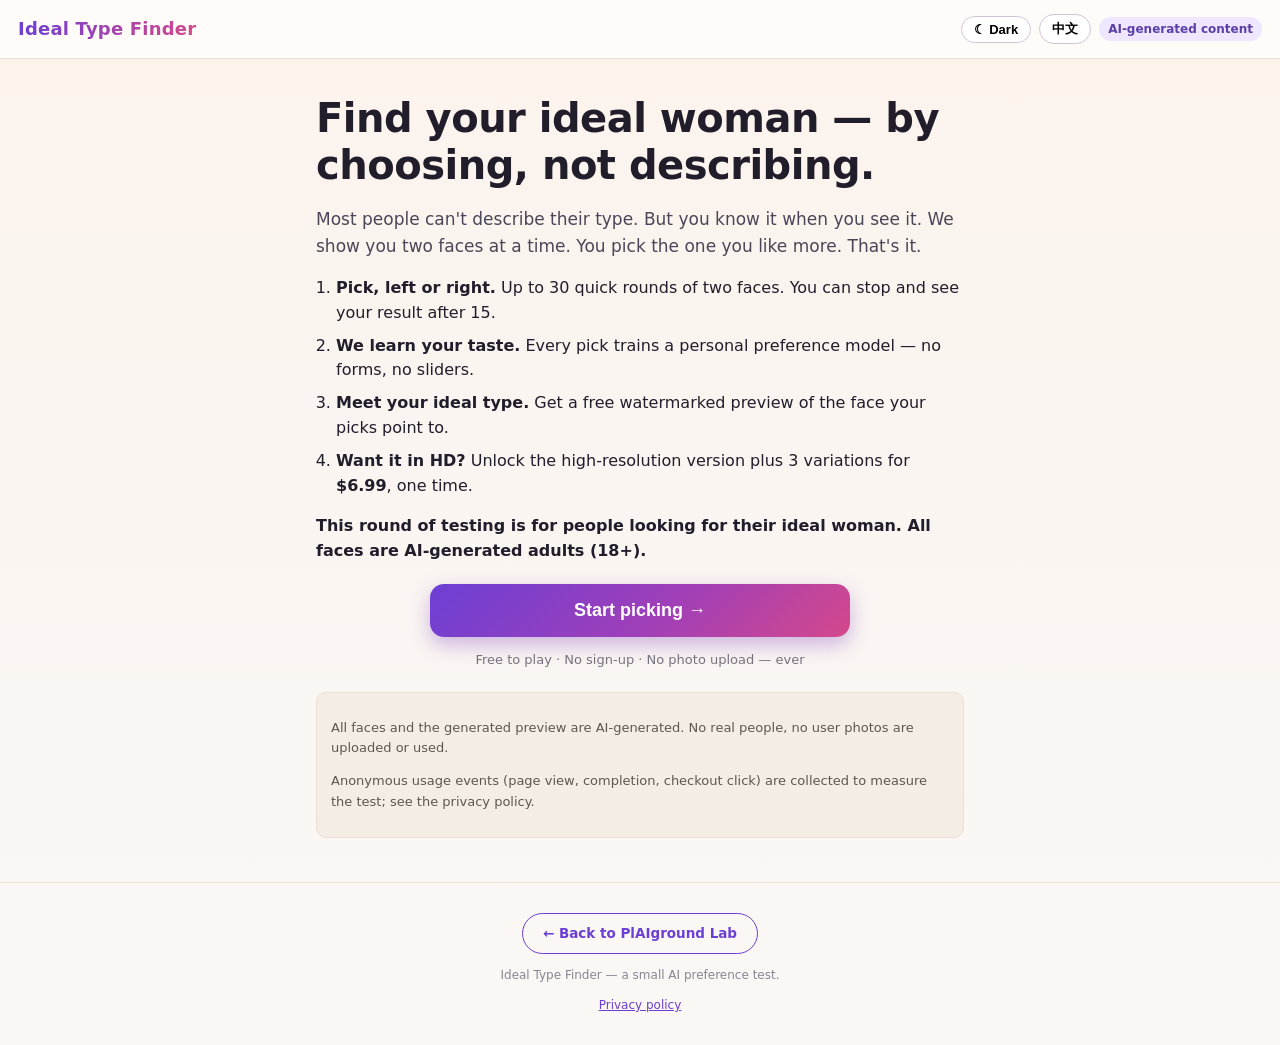
<file: index.html>
<!DOCTYPE html>
<html lang="en">
<head>
<meta charset="utf-8">
<meta name="viewport" content="width=device-width, initial-scale=1">
<title data-i18n="pageTitle">Ideal Type Finder — Find your type in 30 picks</title>
<meta name="description" content="Pick between two faces, again and again. We learn your taste and generate your ideal type.">
<link rel="icon" type="image/svg+xml" href="/favicon.svg">
<link rel="canonical" href="https://ideal-type.plaigroundlab.com/">
<meta property="og:type" content="website">
<meta property="og:site_name" content="PlAIground Lab">
<meta property="og:title" content="Ideal Type Finder — Find your type in 30 picks">
<meta property="og:description" content="Pick between two faces, round by round. We learn your taste and generate your ideal type.">
<meta property="og:url" content="https://ideal-type.plaigroundlab.com/">
<meta property="og:image" content="https://ideal-type.plaigroundlab.com/og-ideal-type.jpg">
<meta property="og:image:width" content="1200">
<meta property="og:image:height" content="630">
<meta property="og:image:alt" content="Dreamy portrait illustration in purple and pink — Ideal Type Finder by PlAIground Lab">
<meta name="twitter:card" content="summary_large_image">
<meta name="twitter:title" content="Ideal Type Finder — Find your type in 30 picks">
<meta name="twitter:description" content="Pick between two faces, round by round. We learn your taste and generate your ideal type.">
<meta name="twitter:image" content="https://ideal-type.plaigroundlab.com/og-ideal-type.jpg">
<script type="application/ld+json">
{
  "@context": "https://schema.org",
  "@type": "WebApplication",
  "name": "Ideal Type Finder",
  "url": "https://ideal-type.plaigroundlab.com/",
  "applicationCategory": "EntertainmentApplication",
  "operatingSystem": "Web",
  "publisher": {
    "@type": "Organization",
    "name": "PlAIground Lab",
    "url": "https://plaigroundlab.com"
  }
}
</script>
<meta name="color-scheme" content="light dark">
<script>(function(){try{var t=localStorage.getItem('itf-theme');if(t!=='dark'&&t!=='light'){t=window.matchMedia('(prefers-color-scheme: dark)').matches?'dark':'light';}document.documentElement.setAttribute('data-theme',t);}catch(e){document.documentElement.setAttribute('data-theme','light');}})();</script>
<link rel="stylesheet" href="styles.css">
</head>
<body>

<header class="site-head">
  <span class="brand">Ideal Type Finder</span>
  <span class="head-right"><button id="theme-toggle" class="ghost lang-toggle" type="button" aria-label="Toggle dark mode">☾ Dark</button><button id="lang-toggle" class="ghost lang-toggle" type="button">中文</button><span class="badge-ai" data-i18n="badgeAi">AI-generated content</span></span>
</header>

<main>
  <!-- ============ LANDING ============ -->
  <section id="landing" class="view">
    <h1 data-i18n="h1">Find your ideal woman — by choosing, not describing.</h1>
    <p class="lede" data-i18n="lede"></p>

    <ol class="steps">
      <li data-i18n-html="step1"><strong>Pick, left or right.</strong> Up to 30 quick rounds of two faces. You can stop and see your result after 15.</li>
      <li data-i18n-html="step2"><strong>We learn your taste.</strong> Every pick trains a personal preference model — no forms, no sliders.</li>
      <li data-i18n-html="step3"><strong>Meet your ideal type.</strong> Get a free watermarked preview of the face your picks point to.</li>
      <li data-i18n-html="step4"><strong>Want it in HD?</strong> Unlock the high-resolution version plus 3 variations for <strong>$6.99</strong>, one time.</li>
    </ol>

    <p class="audience-note" data-i18n="audienceNote"></p>
    <button id="start-btn" class="cta" data-i18n="startBtn">Start picking →</button>
    <p class="micro" data-i18n="microFree"></p>

    <div class="disclosure">
      <p data-i18n="aiDisclosure"></p>
      <p data-i18n="disclosureEvents"></p>
    </div>
  </section>

  <!-- ============ PAIRWISE FLOW ============ -->
  <section id="quiz" class="view hidden">
    <div class="progress-row">
      <span id="round-label">Round 1 of 30</span>
      <span id="converge-label" class="converge"></span>
    </div>
    <div class="progress-bar"><div id="progress-fill"></div></div>
    <p class="quiz-prompt" data-i18n="quizPrompt"></p>
    <p class="quiz-sub" data-i18n="audiencePrompt"></p>

    <div class="pair">
      <button class="face-card" id="face-a" aria-label="Pick the left face">
        <img id="img-a" alt="Candidate face A (AI-generated placeholder)">
        <span class="face-attrs" id="attrs-a"></span>
      </button>
      <div class="vs" data-i18n="vsText">or</div>
      <button class="face-card" id="face-b" aria-label="Pick the right face">
        <img id="img-b" alt="Candidate face B (AI-generated placeholder)">
        <span class="face-attrs" id="attrs-b"></span>
      </button>
    </div>

    <div class="quiz-actions">
      <button id="skip-btn" class="ghost" data-i18n="skipBtn">Neither — skip</button>
      <button id="early-btn" class="ghost hidden" data-i18n="earlyBtn">See my result now →</button>
    </div>
    <p class="micro" data-i18n="quizMicro"></p>
  </section>

  <!-- ============ RESULT + PAYWALL ============ -->
  <section id="result" class="view hidden">
    <h2 data-i18n="resultH2"></h2>
    <p id="result-meta" class="micro"></p>

    <h3 data-i18n="keptChoosing"></h3>
    <ul id="attr-summary" class="summary-list"></ul>

    <h3 data-i18n="yourPreview"></h3>
    <div class="preview-wrap">
      <img id="preview-img" alt="Your ideal type preview (AI-generated)">
      <span class="watermark" data-i18n="watermark">PREVIEW · AI-GENERATED</span>
    </div>
    <p class="micro" data-i18n="aiDisclosure"></p>
    <div id="paywall-anchor"></div>

    <div class="paywall" id="paywall">
      <h3 data-i18n="paywallH3"></h3>
      <ul class="steps compact">
        <li data-i18n="payLi1"></li>
        <li data-i18n="payLi2"></li>
        <li data-i18n="payLi3"></li>
      </ul>
      <button id="pay-btn" class="cta" data-i18n="payBtn"></button>
      <p id="pay-note" class="micro"></p>
    </div>

    <div id="variants" class="variants hidden">
      <h3 data-i18n="variantsH3"></h3>
      <div class="variant-row" id="variant-row"></div>
      <p class="micro" data-i18n="variantsNote"></p>
    </div>

    <div class="waitlist" id="waitlist">
      <h3 data-i18n="wlH3"></h3>
      <p class="micro" data-i18n="wlText"></p>
      <div class="wl-row">
        <input id="wl-email" type="email" data-i18n-ph="wlPlaceholder" placeholder="your@email.com">
        <button id="wl-btn" class="ghost" data-i18n="wlBtn"></button>
      </div>
      <p id="wl-msg" class="micro"></p>
    </div>

    <div class="result-actions">
      <button id="restart-btn" class="ghost" data-i18n="restartBtn">Start over</button>
      <button id="export-btn" class="ghost" data-i18n="exportBtn">Export event log (JSON)</button>
    </div>
  </section>
</main>

<footer>
  <p><a class="home-btn" href="https://plaigroundlab.com" data-i18n="footerHomeLink">← Back to PlAIground Lab</a></p>
  <p data-i18n="footerBuild"></p>
  <p><a href="/privacy" data-i18n="footerPrivacyLink">Privacy policy</a></p>
</footer>

<script src="config.js"></script>
<script src="core.js"></script>
<script src="i18n.js"></script>
<script src="theme.js"></script>
<script src="app.js"></script>
</body>
</html>
</file>
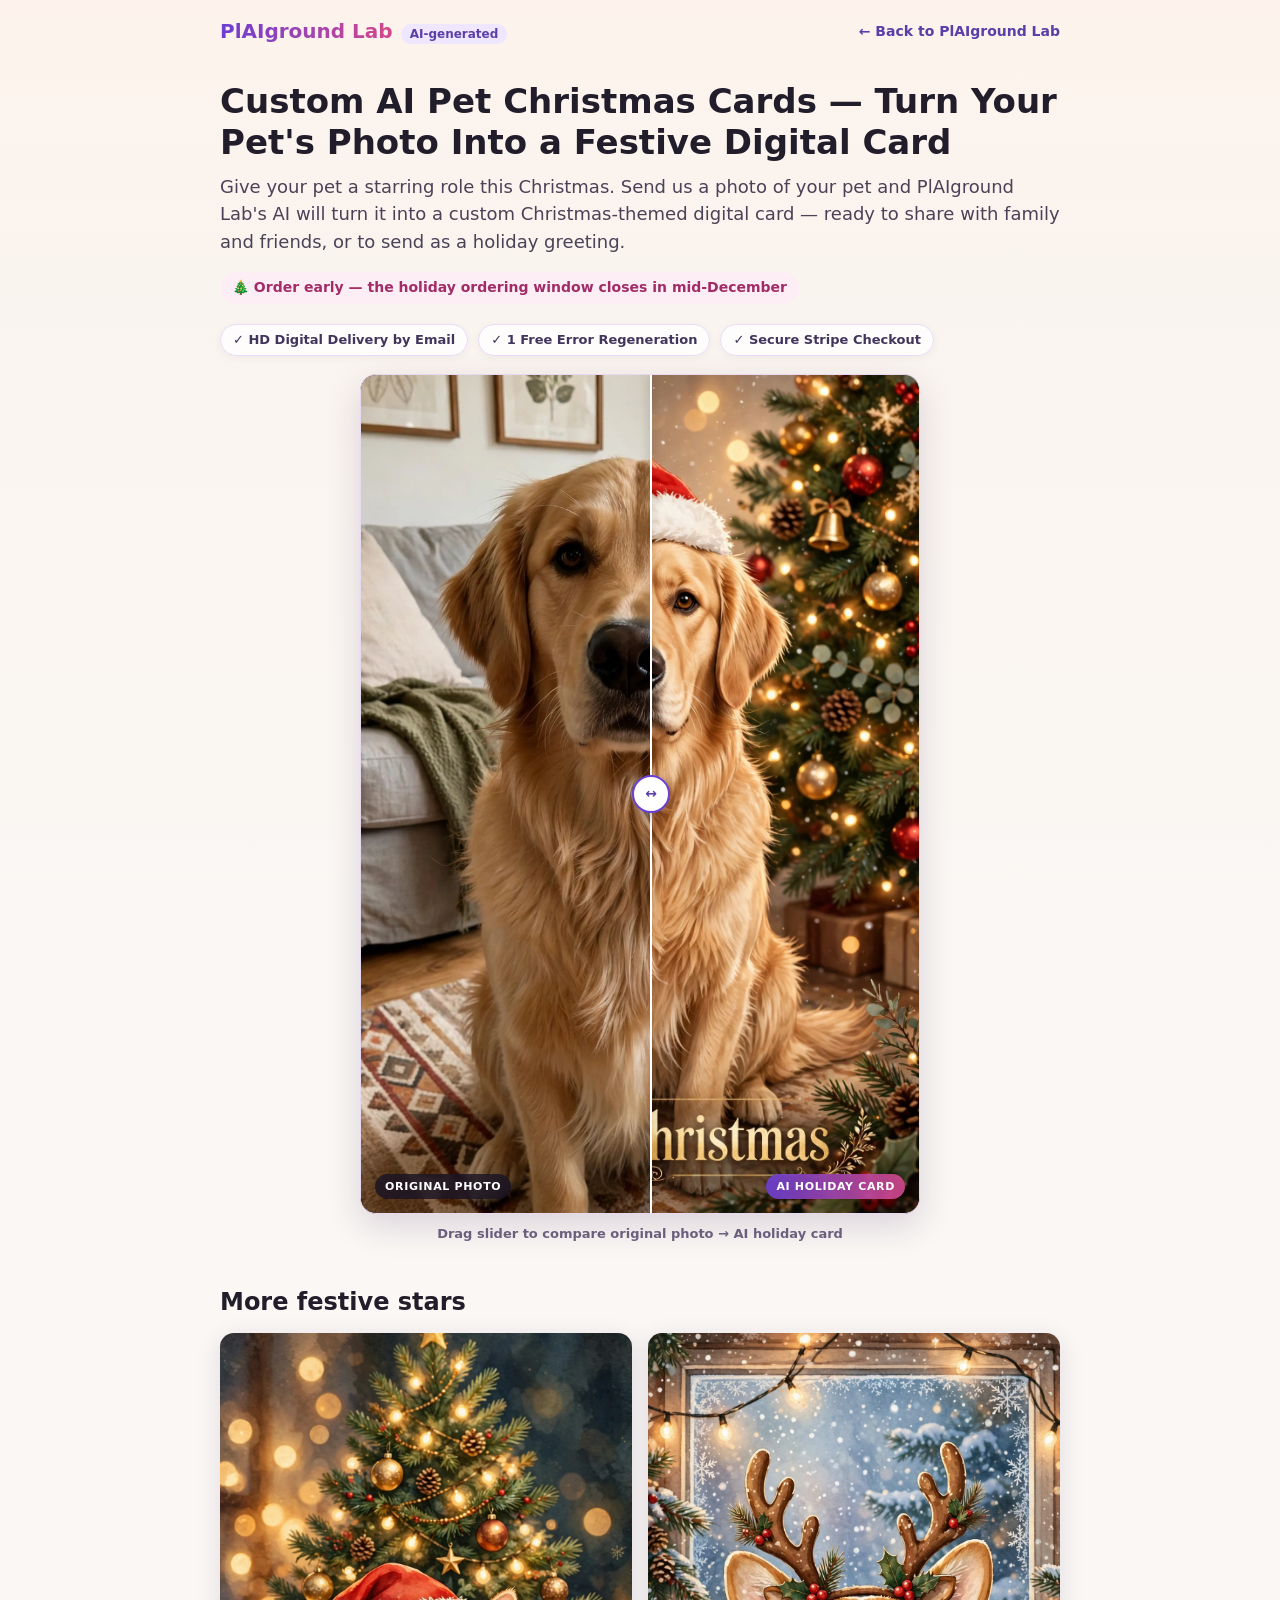
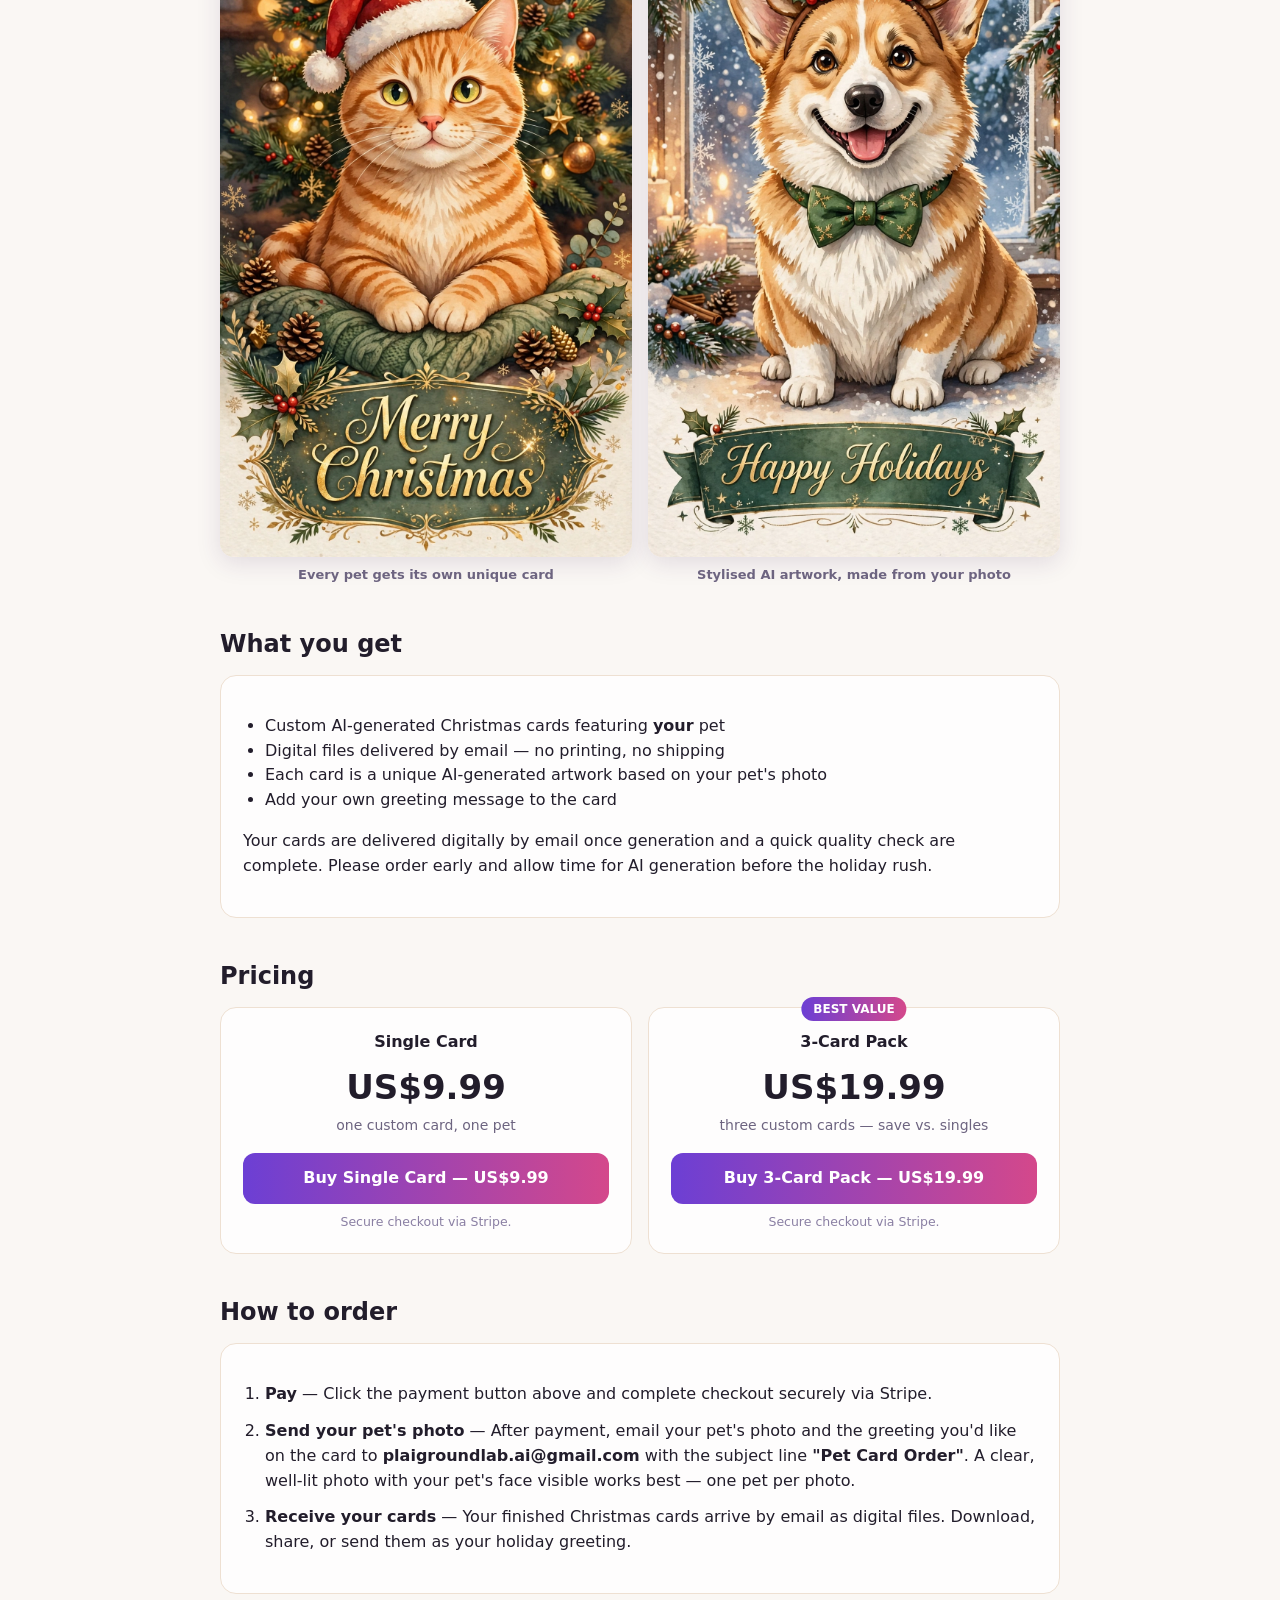
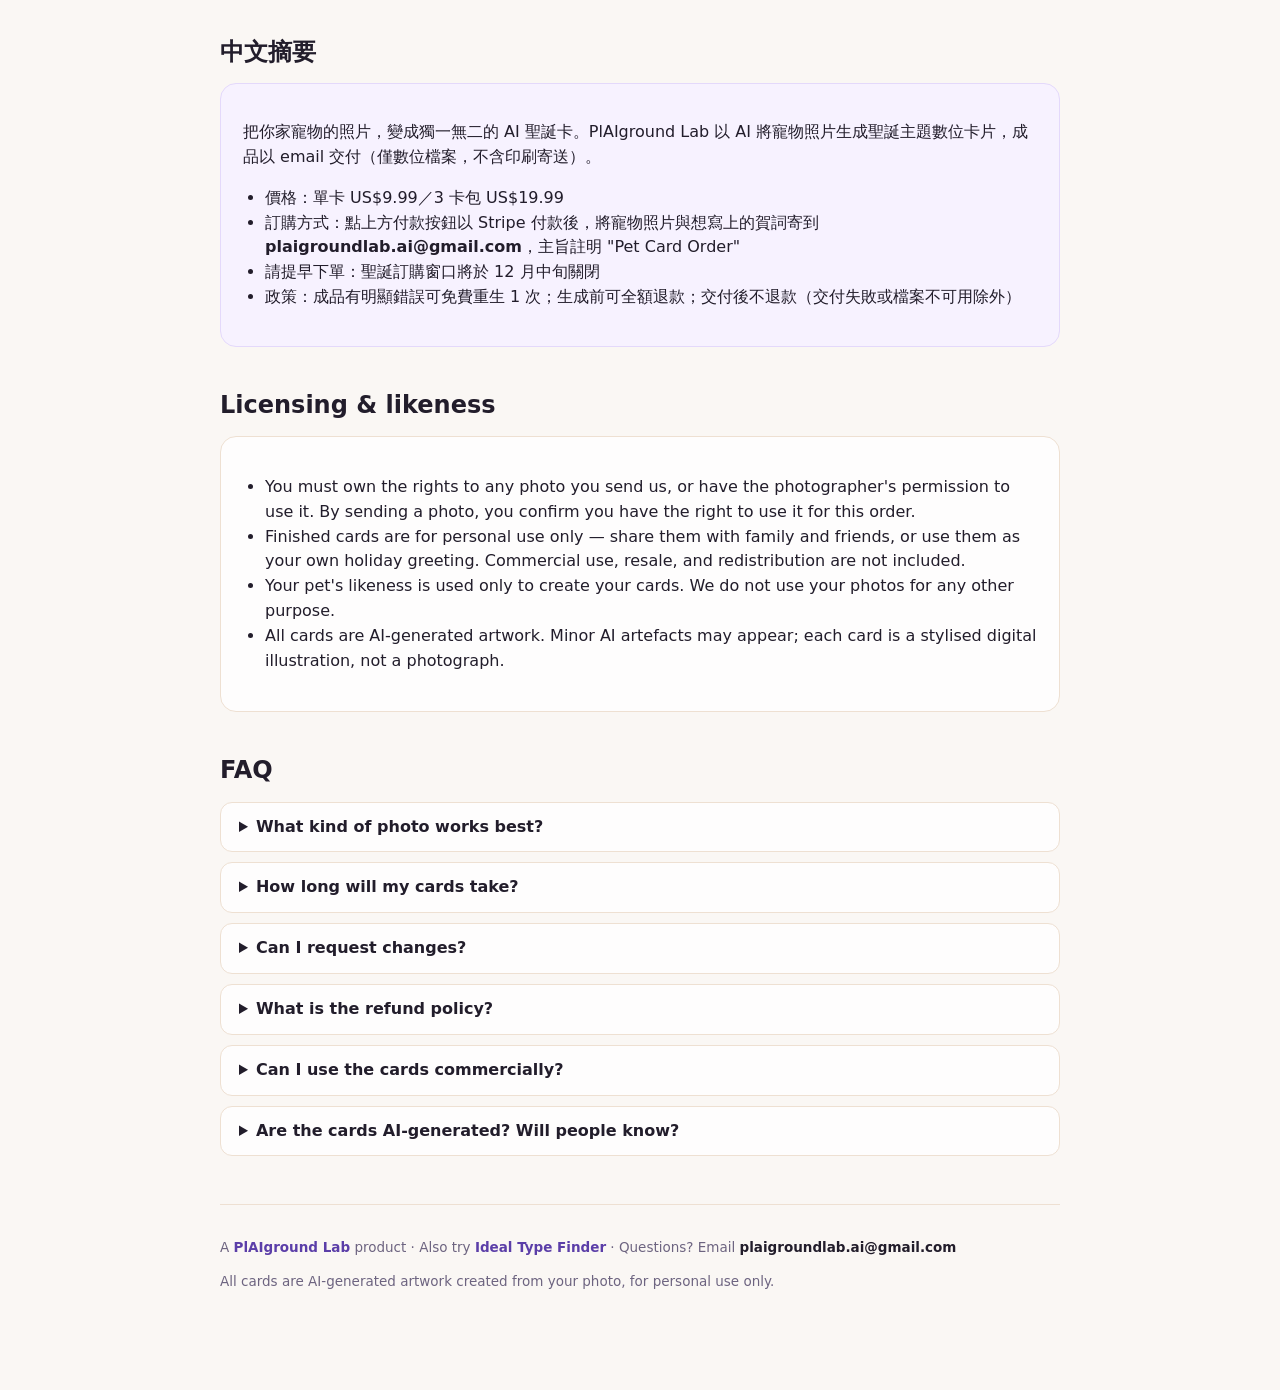
<file: pet-card/index.html>
<!DOCTYPE html>
<html lang="en">
<head>
<meta charset="UTF-8">
<meta name="viewport" content="width=device-width, initial-scale=1.0">
<title>Custom AI Pet Christmas Cards — PlAIground Lab</title>
<meta name="description" content="Turn your pet's photo into a custom AI Christmas card. Digital delivery by email. Single card US$9.99, 3-card pack US$19.99. Order early — the holiday window closes in mid-December.">
<link rel="icon" type="image/svg+xml" href="/favicon.svg">
<link rel="canonical" href="https://ideal-type.plaigroundlab.com/pet-card/">
<meta property="og:type" content="product">
<meta property="og:site_name" content="PlAIground Lab">
<meta property="og:title" content="Custom AI Pet Christmas Cards — PlAIground Lab">
<meta property="og:description" content="Turn your pet's photo into a custom AI Christmas card. Single card US$9.99, 3-card pack US$19.99. Digital delivery by email.">
<meta property="og:url" content="https://ideal-type.plaigroundlab.com/pet-card/">
<meta property="og:image" content="https://ideal-type.plaigroundlab.com/pet-card/og-pet-card.jpg">
<meta property="og:image:width" content="1200">
<meta property="og:image:height" content="630">
<meta property="og:image:alt" content="Golden retriever and cat in a cozy Christmas scene — Custom AI Pet Christmas Cards by PlAIground Lab">
<meta name="twitter:card" content="summary_large_image">
<meta name="twitter:title" content="Custom AI Pet Christmas Cards — PlAIground Lab">
<meta name="twitter:description" content="Turn your pet's photo into a custom AI Christmas card. Single card US$9.99, 3-card pack US$19.99.">
<meta name="twitter:image" content="https://ideal-type.plaigroundlab.com/pet-card/og-pet-card.jpg">
<script type="application/ld+json">
{
  "@context": "https://schema.org",
  "@graph": [
    {
      "@type": "Product",
      "name": "Custom AI Pet Christmas Cards",
      "description": "Custom AI-generated holiday digital greeting cards created from your pet's photo and delivered by email.",
      "image": "https://ideal-type.plaigroundlab.com/pet-card/og-card.png",
      "brand": {
        "@type": "Brand",
        "name": "PlAIground Lab"
      },
      "offers": [
        {
          "@type": "Offer",
          "name": "Single Card",
          "priceCurrency": "USD",
          "price": "9.99",
          "availability": "https://schema.org/InStock",
          "url": "https://ideal-type.plaigroundlab.com/pet-card/"
        },
        {
          "@type": "Offer",
          "name": "3-Card Pack",
          "priceCurrency": "USD",
          "price": "19.99",
          "availability": "https://schema.org/InStock",
          "url": "https://ideal-type.plaigroundlab.com/pet-card/"
        }
      ]
    },
    {
      "@type": "FAQPage",
      "mainEntity": [
        {
          "@type": "Question",
          "name": "What kind of photo works best?",
          "acceptedAnswer": {
            "@type": "Answer",
            "text": "A clear, well-lit photo with your pet's face visible and in focus works best (JPG or PNG). Avoid blurry, very dark, or heavily filtered photos."
          }
        },
        {
          "@type": "Question",
          "name": "How long will my cards take?",
          "acceptedAnswer": {
            "@type": "Answer",
            "text": "Cards are delivered digitally by email once generation and a quick quality check are complete. Ordering early in the season is recommended before mid-December."
          }
        },
        {
          "@type": "Question",
          "name": "Can I request changes?",
          "acceptedAnswer": {
            "@type": "Answer",
            "text": "If a card has an obvious error — such as the wrong pet, a missing feature, or garbled text — contact us and we will regenerate the affected card once, free of charge."
          }
        }
      ]
    }
  ]
}
</script>
<style>
  * { box-sizing: border-box; }
  html { scroll-behavior: smooth; }
  body { margin: 0; font-family: system-ui, -apple-system, "Segoe UI", sans-serif; color: #221d2b; line-height: 1.55;
    background: linear-gradient(180deg, #fdf3ec 0, #faf4ef 260px, #faf7f4 100%) fixed, #faf7f4; }
  .wrap { max-width: 880px; margin: 0 auto; padding: 0 20px 84px; }
  header.top { display: flex; align-items: center; justify-content: space-between; padding: 16px 0; }
  .brand { font-weight: 800; font-size: 20px; background: linear-gradient(90deg, #6c3fd4, #d4488b);
    -webkit-background-clip: text; background-clip: text; color: transparent; text-decoration: none; }
  .badge-ai { font-size: 12px; font-weight: 600; background: #efe6ff; color: #5b3ea8; padding: 3px 9px; border-radius: 999px; margin-left: 8px; }
  .home-link { font-size: 14px; color: #5b3ea8; text-decoration: none; font-weight: 600; }
  h1 { font-size: 34px; line-height: 1.2; margin: 18px 0 10px; }
  h2 { font-size: 24px; margin: 40px 0 12px; }
  .lede { font-size: 18px; color: #4a4257; margin: 0 0 8px; }
  .window-note { display: inline-block; background: #fdeef6; color: #a12c66; font-weight: 600; font-size: 14px;
    padding: 5px 12px; border-radius: 999px; margin: 8px 0 10px; }
  .trust-strip { display: flex; flex-wrap: wrap; gap: 10px; margin: 10px 0 18px; }
  .trust-pill { font-size: 13px; font-weight: 600; color: #42355c; background: rgba(255,255,255,.85);
    border: 1px solid #eadcf8; border-radius: 999px; padding: 5px 12px; box-shadow: 0 2px 8px rgba(60,30,90,.05); }

  /* Interactive Before/After Comparison Slider + Responsive Fallback Side-by-Side */
  .ba-wrap { margin-top: 18px; }
  .ba-compare { position: relative; max-width: 560px; margin: 0 auto; border-radius: 16px; overflow: hidden;
    box-shadow: 0 12px 34px rgba(60,30,90,.16); border: 1px solid #e7d9f2; background: #1c1528; aspect-ratio: 2 / 3; }
  .ba-compare img { position: absolute; inset: 0; width: 100%; height: 100%; object-fit: cover; display: block; pointer-events: none; user-select: none; }
  .ba-overlay { position: absolute; inset: 0; overflow: hidden; clip-path: inset(0 0 0 48%); }
  .ba-tag { position: absolute; bottom: 14px; font-size: 11px; font-weight: 700; letter-spacing: 0.06em; padding: 4px 10px;
    border-radius: 999px; background: rgba(24,18,36,.78); color: #fff; backdrop-filter: blur(4px); z-index: 2; pointer-events: none; }
  .ba-tag-before { left: 14px; }
  .ba-tag-after { right: 14px; background: linear-gradient(90deg, rgba(108,63,212,.9), rgba(212,72,139,.9)); }
  .ba-divider { position: absolute; top: 0; bottom: 0; left: 52%; width: 2px; background: #fff; box-shadow: 0 0 10px rgba(0,0,0,.4); z-index: 3; pointer-events: none; transform: translateX(-50%); }
  .ba-handle { position: absolute; top: 50%; left: 50%; transform: translate(-50%, -50%); width: 38px; height: 38px; border-radius: 999px;
    background: #fff; color: #5b3ea8; font-weight: 800; font-size: 14px; display: flex; align-items: center; justify-content: center;
    box-shadow: 0 4px 14px rgba(24,18,36,.35); border: 2px solid #6c3fd4; }
  .ba-range { position: absolute; inset: 0; width: 100%; height: 100%; margin: 0; opacity: 0; cursor: ew-resize; z-index: 4; }
  .ba-hint { font-size: 13px; color: #6d6480; text-align: center; margin-top: 10px; font-weight: 600; }

  figure { margin: 0; }
  figure img { width: 100%; height: auto; border-radius: 14px; display: block; box-shadow: 0 6px 24px rgba(60,30,90,.13); transition: transform .22s ease, box-shadow .22s ease; }
  figure img:hover { transform: translateY(-2px); box-shadow: 0 10px 28px rgba(60,30,90,.18); }
  figcaption { font-size: 13px; color: #6d6480; text-align: center; margin-top: 8px; font-weight: 600; }
  .gallery { display: grid; grid-template-columns: 1fr 1fr; gap: 16px; margin-top: 6px; }
  @media (max-width: 620px) { .gallery { grid-template-columns: 1fr; } h1 { font-size: 28px; } }
  .card { background: rgba(255,255,255,.82); border: 1px solid #eee0d2; border-radius: 16px; padding: 22px; transition: transform .18s ease, box-shadow .18s ease; }
  .prices { display: grid; grid-template-columns: 1fr 1fr; gap: 16px; }
  @media (max-width: 620px) { .prices { grid-template-columns: 1fr; } }
  .price-card { text-align: center; position: relative; }
  .price-card:hover { transform: translateY(-3px); box-shadow: 0 10px 26px rgba(60,30,90,.1); }
  .price-card .amount { font-size: 34px; font-weight: 800; margin: 6px 0 2px; }
  .price-card .per { color: #6d6480; font-size: 14px; }
  .best { position: absolute; top: -11px; left: 50%; transform: translateX(-50%); background: linear-gradient(90deg, #6c3fd4, #d4488b);
    color: #fff; font-size: 12px; font-weight: 700; padding: 3px 12px; border-radius: 999px; }
  .buy-btn { display: block; width: 100%; margin-top: 16px; padding: 13px 16px; font-size: 16px; font-weight: 700;
    border-radius: 12px; border: none; background: linear-gradient(90deg, #6c3fd4, #d4488b); color: #fff;
    cursor: pointer; text-align: center; text-decoration: none; transition: opacity .15s ease, transform .15s ease; }
  .buy-btn:hover { opacity: .94; transform: translateY(-1px); }
  .btn-note { font-size: 12.5px; color: #8a7fa3; margin-top: 8px; }
  ol.steps { padding-left: 22px; }
  ol.steps li { margin-bottom: 12px; }
  .zh { background: #f7f2ff; border: 1px solid #e4d9fb; border-radius: 16px; padding: 20px 22px; }
  details { background: rgba(255,255,255,.82); border: 1px solid #eee0d2; border-radius: 12px; padding: 12px 18px; margin-bottom: 10px; }
  summary { font-weight: 700; cursor: pointer; }
  details p { margin: 8px 0 4px; color: #3d3650; }
  ul { padding-left: 22px; }
  footer { margin-top: 48px; border-top: 1px solid #eee0d2; padding-top: 18px; font-size: 13.5px; color: #6d6480; }
  footer a { color: #5b3ea8; text-decoration: none; font-weight: 600; }
  .mail { font-weight: 700; color: #221d2b; }

  /* Mobile Sticky Bottom CTA */
  .sticky-mobile-cta { display: none; }
  @media (max-width: 680px) {
    .sticky-mobile-cta {
      position: fixed; left: 0; right: 0; bottom: 0; z-index: 30;
      display: flex; align-items: center; justify-content: space-between; gap: 12px;
      padding: 10px 16px calc(10px + env(safe-area-inset-bottom));
      background: rgba(250, 244, 239, 0.96); backdrop-filter: blur(8px);
      border-top: 1px solid #e4d9fb; box-shadow: 0 -6px 20px rgba(34, 29, 43, 0.1);
      transform: translateY(110%); transition: transform .22s ease;
    }
    .sticky-mobile-cta.is-visible { transform: translateY(0); }
    .sticky-copy { font-size: 13px; font-weight: 700; color: #221d2b; }
    .sticky-copy span { display: block; font-size: 11.5px; font-weight: 500; color: #6d6480; }
    .sticky-btn { white-space: nowrap; padding: 9px 14px; font-size: 13.5px; font-weight: 700; border-radius: 10px;
      background: linear-gradient(90deg, #6c3fd4, #d4488b); color: #fff; text-decoration: none; }
  }
</style>
</head>
<body>
<div class="wrap">
  <header class="top">
    <span><a class="brand" href="https://plaigroundlab.com">PlAIground Lab</a><span class="badge-ai">AI-generated</span></span>
    <a class="home-link" href="https://plaigroundlab.com">← Back to PlAIground Lab</a>
  </header>

  <h1>Custom AI Pet Christmas Cards — Turn Your Pet's Photo Into a Festive Digital Card</h1>
  <p class="lede">Give your pet a starring role this Christmas. Send us a photo of your pet and PlAIground Lab's AI will turn it into a custom Christmas-themed digital card — ready to share with family and friends, or to send as a holiday greeting.</p>
  <span class="window-note">🎄 Order early — the holiday ordering window closes in mid-December</span>
  <div class="trust-strip" aria-label="Service highlights">
    <span class="trust-pill">✓ HD Digital Delivery by Email</span>
    <span class="trust-pill">✓ 1 Free Error Regeneration</span>
    <span class="trust-pill">✓ Secure Stripe Checkout</span>
  </div>

  <div class="ba-wrap" id="hero-ba">
    <div class="ba-compare" aria-label="Interactive before and after pet card comparison">
      <img src="sample-before-golden.webp" alt="Original photo of a golden retriever">
      <div class="ba-overlay" id="ba-overlay">
        <img src="sample-card-golden.webp" alt="AI Christmas card generated from the golden retriever photo">
      </div>
      <span class="ba-tag ba-tag-before">ORIGINAL PHOTO</span>
      <span class="ba-tag ba-tag-after">AI HOLIDAY CARD</span>
      <div class="ba-divider" id="ba-divider" aria-hidden="true">
        <span class="ba-handle">↔</span>
      </div>
      <input class="ba-range" id="ba-range" type="range" min="0" max="100" value="52" aria-label="Before and after comparison slider">
    </div>
    <p class="ba-hint">Drag slider to compare original photo → AI holiday card</p>
  </div>

  <h2>More festive stars</h2>
  <div class="gallery">
    <figure>
      <img src="sample-card-cat.webp" alt="AI Christmas card featuring a cat" loading="lazy">
      <figcaption>Every pet gets its own unique card</figcaption>
    </figure>
    <figure>
      <img src="sample-card-corgi.webp" alt="AI Christmas card featuring a corgi" loading="lazy">
      <figcaption>Stylised AI artwork, made from your photo</figcaption>
    </figure>
  </div>

  <h2>What you get</h2>
  <div class="card">
    <ul>
      <li>Custom AI-generated Christmas cards featuring <strong>your</strong> pet</li>
      <li>Digital files delivered by email — no printing, no shipping</li>
      <li>Each card is a unique AI-generated artwork based on your pet's photo</li>
      <li>Add your own greeting message to the card</li>
    </ul>
    <p>Your cards are delivered digitally by email once generation and a quick quality check are complete. Please order early and allow time for AI generation before the holiday rush.</p>
  </div>

  <h2 id="pricing">Pricing</h2>
  <div class="prices">
    <div class="card price-card">
      <div style="font-weight:700;">Single Card</div>
      <div class="amount">US$9.99</div>
      <div class="per">one custom card, one pet</div>
      <a class="buy-btn" href="https://buy.stripe.com/cNifZ945xgca1SB6jzbjW02">Buy Single Card — US$9.99</a>
      <div class="btn-note">Secure checkout via Stripe.</div>
    </div>
    <div class="card price-card">
      <span class="best">BEST VALUE</span>
      <div style="font-weight:700;">3-Card Pack</div>
      <div class="amount">US$19.99</div>
      <div class="per">three custom cards — save vs. singles</div>
      <a class="buy-btn" href="https://buy.stripe.com/8x2eV5fOfbVUeFndM1bjW03">Buy 3-Card Pack — US$19.99</a>
      <div class="btn-note">Secure checkout via Stripe.</div>
    </div>
  </div>

  <h2>How to order</h2>
  <div class="card">
    <ol class="steps">
      <li><strong>Pay</strong> — Click the payment button above and complete checkout securely via Stripe.</li>
      <li><strong>Send your pet's photo</strong> — After payment, email your pet's photo and the greeting you'd like on the card to <span class="mail">plaigroundlab.ai@gmail.com</span> with the subject line <strong>"Pet Card Order"</strong>. A clear, well-lit photo with your pet's face visible works best — one pet per photo.</li>
      <li><strong>Receive your cards</strong> — Your finished Christmas cards arrive by email as digital files. Download, share, or send them as your holiday greeting.</li>
    </ol>
  </div>

  <h2>中文摘要</h2>
  <div class="zh">
    <p>把你家寵物的照片，變成獨一無二的 AI 聖誕卡。PlAIground Lab 以 AI 將寵物照片生成聖誕主題數位卡片，成品以 email 交付（僅數位檔案，不含印刷寄送）。</p>
    <ul>
      <li>價格：單卡 US$9.99／3 卡包 US$19.99</li>
      <li>訂購方式：點上方付款按鈕以 Stripe 付款後，將寵物照片與想寫上的賀詞寄到 <strong>plaigroundlab.ai@gmail.com</strong>，主旨註明 "Pet Card Order"</li>
      <li>請提早下單：聖誕訂購窗口將於 12 月中旬關閉</li>
      <li>政策：成品有明顯錯誤可免費重生 1 次；生成前可全額退款；交付後不退款（交付失敗或檔案不可用除外）</li>
    </ul>
  </div>

  <h2>Licensing &amp; likeness</h2>
  <div class="card">
    <ul>
      <li>You must own the rights to any photo you send us, or have the photographer's permission to use it. By sending a photo, you confirm you have the right to use it for this order.</li>
      <li>Finished cards are for personal use only — share them with family and friends, or use them as your own holiday greeting. Commercial use, resale, and redistribution are not included.</li>
      <li>Your pet's likeness is used only to create your cards. We do not use your photos for any other purpose.</li>
      <li>All cards are AI-generated artwork. Minor AI artefacts may appear; each card is a stylised digital illustration, not a photograph.</li>
    </ul>
  </div>

  <h2>FAQ</h2>
  <details>
    <summary>What kind of photo works best?</summary>
    <p>A clear, well-lit photo with your pet's face visible and in focus works best. Avoid blurry, very dark, or heavily filtered photos, and avoid photos where the pet's face is hidden or cut off. JPG or PNG files are fine.</p>
  </details>
  <details>
    <summary>How long will my cards take?</summary>
    <p>Cards are delivered digitally by email once generation and a quick quality check are complete. Ordering early in the season is recommended, as the Christmas window closes in mid-December.</p>
  </details>
  <details>
    <summary>Can I request changes?</summary>
    <p>If a card has an obvious error — for example, the wrong pet, a missing feature, or garbled text — contact us and we will regenerate the affected card once, free of charge. Style preferences (for example, a different Christmas theme) count as a new generation and are not included as a free revision.</p>
  </details>
  <details>
    <summary>What is the refund policy?</summary>
    <p>If your cards have not yet been generated, you may request a full refund. Once the cards have been delivered, refunds are not available, as this is a digital product — except where delivery fails or the files are unusable, in which case please contact us and we will make it right.</p>
  </details>
  <details>
    <summary>Can I use the cards commercially?</summary>
    <p>No. Finished cards are for personal use only. You may share them with family and friends or use them as a personal holiday greeting, but commercial use, resale, redistribution, and use in advertising are not permitted.</p>
  </details>
  <details>
    <summary>Are the cards AI-generated? Will people know?</summary>
    <p>Yes — every card is AI-generated artwork based on your pet's photo, and each card is a stylised digital illustration rather than a photograph. We recommend telling recipients the cards are AI-made when you share them.</p>
  </details>

  <footer>
    <p>A <a href="https://plaigroundlab.com">PlAIground Lab</a> product · Also try <a href="https://ideal-type.plaigroundlab.com">Ideal Type Finder</a> · Questions? Email <span class="mail">plaigroundlab.ai@gmail.com</span></p>
    <p>All cards are AI-generated artwork created from your photo, for personal use only.</p>
  </footer>
</div>

<div class="sticky-mobile-cta" id="sticky-mobile-cta" aria-hidden="true">
  <div class="sticky-copy">Pet Christmas Cards <span>From US$9.99 · 3-Pack US$19.99</span></div>
  <a class="sticky-btn" href="#pricing">Order Now ↑</a>
</div>

<script>
(function () {
  var range = document.getElementById('ba-range');
  var overlay = document.getElementById('ba-overlay');
  var divider = document.getElementById('ba-divider');
  if (range && overlay && divider) {
    var syncSplit = function () {
      var val = Number(range.value);
      overlay.style.clipPath = 'inset(0 0 0 ' + val + '%)';
      divider.style.left = val + '%';
    };
    range.addEventListener('input', syncSplit);
    syncSplit();
  }

  var sticky = document.getElementById('sticky-mobile-cta');
  var heroBa = document.getElementById('hero-ba');
  var pricing = document.getElementById('pricing');
  if (sticky && heroBa) {
    var toggleSticky = function () {
      var heroPassed = heroBa.getBoundingClientRect().bottom < 120;
      var nearPricing = pricing ? (pricing.getBoundingClientRect().top < window.innerHeight && pricing.getBoundingClientRect().bottom > 80) : false;
      var show = heroPassed && !nearPricing;
      sticky.classList.toggle('is-visible', show);
      sticky.setAttribute('aria-hidden', show ? 'false' : 'true');
    };
    window.addEventListener('scroll', toggleSticky, { passive: true });
    toggleSticky();
  }
})();
</script>
</body>
</html>
</file>
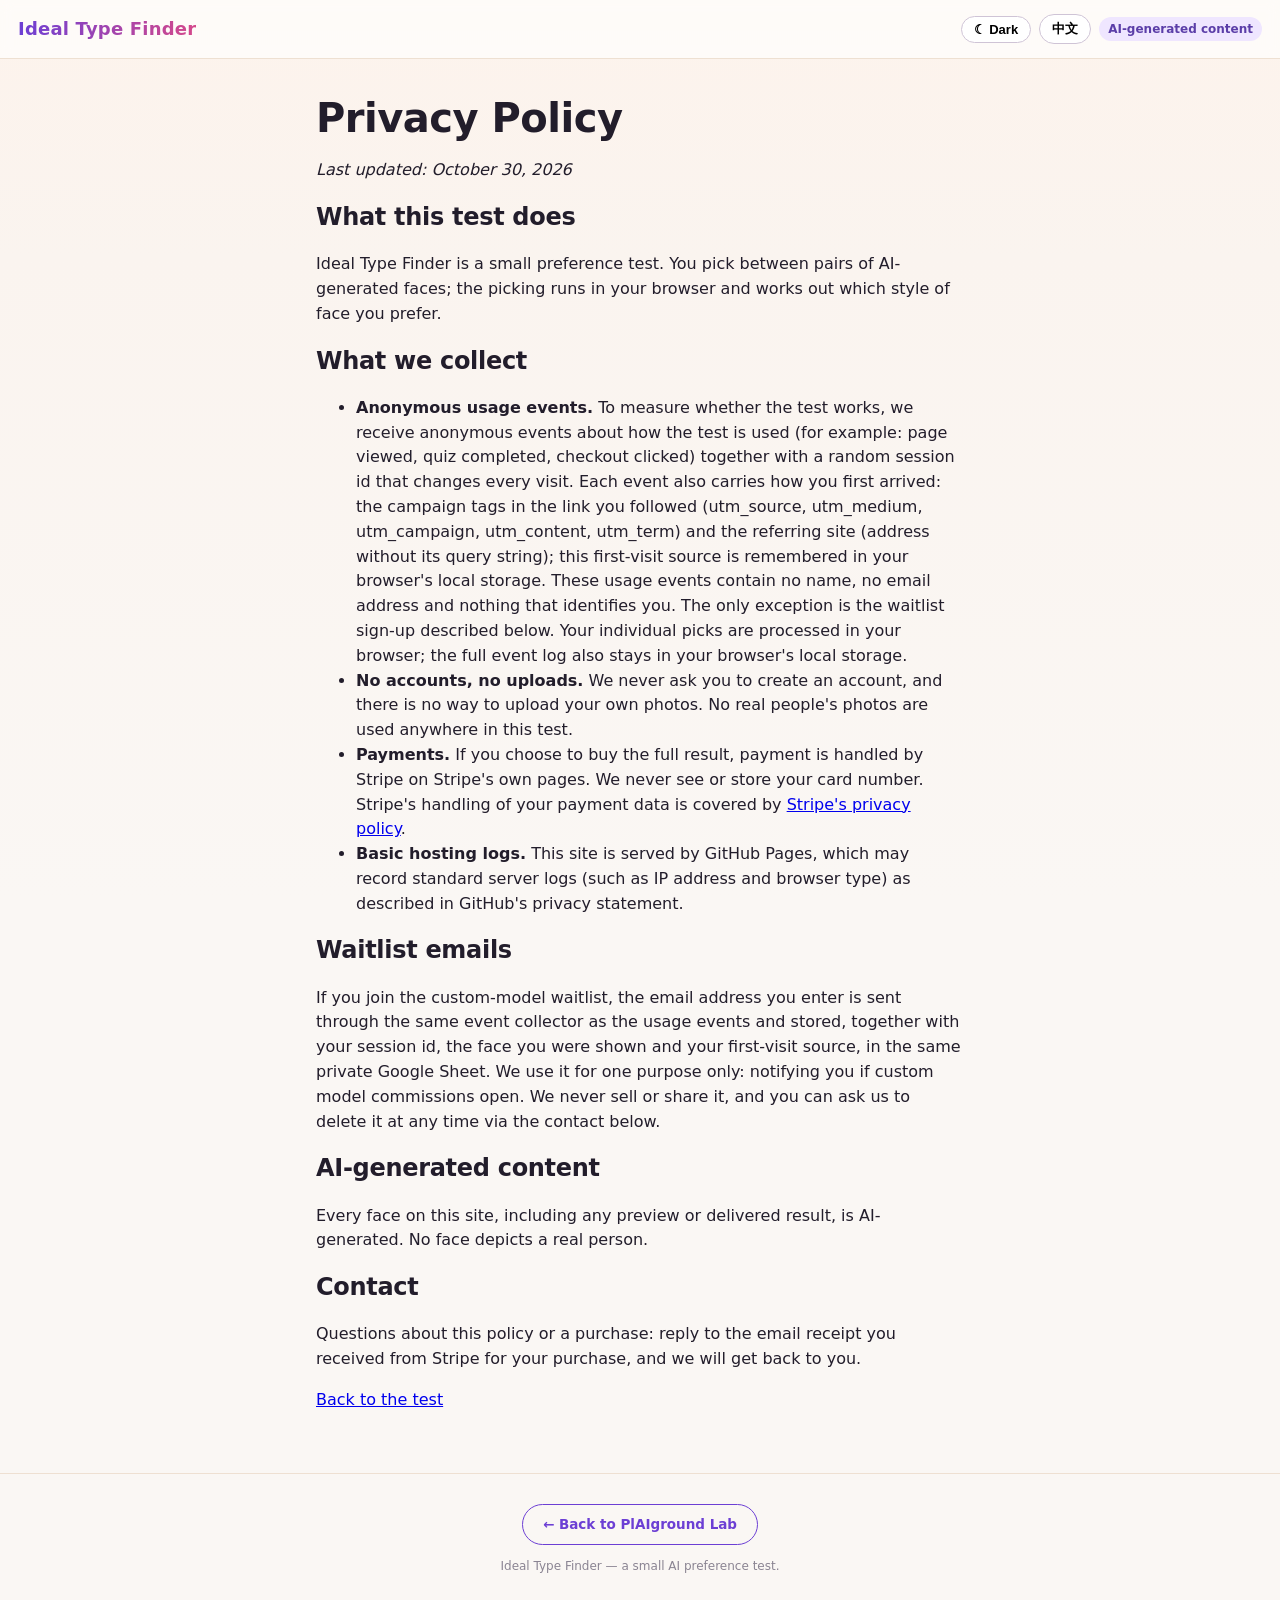
<file: privacy.html>
<!DOCTYPE html>
<html lang="en">
<head>
<meta charset="utf-8">
<meta name="viewport" content="width=device-width, initial-scale=1">
<title data-i18n="pvTitle">Privacy Policy — Ideal Type Finder</title>
<meta name="color-scheme" content="light dark">
<script>(function(){try{var t=localStorage.getItem('itf-theme');if(t!=='dark'&&t!=='light'){t=window.matchMedia('(prefers-color-scheme: dark)').matches?'dark':'light';}document.documentElement.setAttribute('data-theme',t);}catch(e){document.documentElement.setAttribute('data-theme','light');}})();</script>
<link rel="stylesheet" href="styles.css">
</head>
<body>
<header class="site-head">
  <span class="brand">Ideal Type Finder</span>
  <span class="head-right"><button id="theme-toggle" class="ghost lang-toggle" type="button" aria-label="Toggle dark mode">☾ Dark</button><button id="lang-toggle" class="ghost lang-toggle" type="button">中文</button><span class="badge-ai" data-i18n="badgeAi">AI-generated content</span></span>
</header>
<main>
<section>
<h1 data-i18n="pvH1">Privacy Policy</h1>
<p><em data-i18n="pvUpdated">Last updated: October 27, 2026</em></p>

<h2 data-i18n="pvH_test">What this test does</h2>
<p data-i18n="pvP_test"></p>

<h2 data-i18n="pvH_collect">What we collect</h2>
<ul>
<li data-i18n-html="pvLi1"></li>
<li data-i18n-html="pvLi2"></li>
<li data-i18n-html="pvLi3"></li>
<li data-i18n-html="pvLi4"></li>
</ul>

<h2 data-i18n="pvH_waitlist">Waitlist emails</h2>
<p data-i18n="pvP_waitlist"></p>

<h2 data-i18n="pvH_ai">AI-generated content</h2>
<p data-i18n="pvP_ai"></p>

<h2 data-i18n="pvH_contact">Contact</h2>
<p data-i18n="pvP_contact"></p>

<p><a href="index.html" data-i18n="pvBack">Back to the test</a></p>
</section>
</main>
<footer>
  <p><a class="home-btn" href="https://plaigroundlab.com" data-i18n="footerHomeLink">← Back to PlAIground Lab</a></p>
  <p data-i18n="footerBuild"></p>
</footer>
<script src="config.js"></script>
<script src="i18n.js"></script>
<script src="theme.js"></script>
</body>
</html>
</file>
<file: styles.css>
/* Mobile-first, single column; widens gracefully on desktop.
   Visual polish pass 2026-10-28: warm gradient backdrop, gradient CTA,
   elevated cards. Selectors unchanged — app.js depends on the structure. */
* { box-sizing: border-box; }
body { margin: 0; font-family: system-ui, -apple-system, "Segoe UI", sans-serif; color: #221d2b; line-height: 1.55;
  background: linear-gradient(180deg, #fdf3ec 0, #faf4ef 260px, #faf7f4 100%) fixed, #faf7f4; }
.site-head { display: flex; justify-content: space-between; align-items: center; padding: 14px 18px;
  background: rgba(255,255,255,.65); backdrop-filter: blur(6px); border-bottom: 1px solid #eee0d2; }
.brand { font-weight: 800; letter-spacing: .2px; font-size: 18px;
  background: linear-gradient(90deg, #6c3fd4, #d4488b); -webkit-background-clip: text; background-clip: text; color: transparent; }
.badge-ai { font-size: 12px; font-weight: 600; background: #efe6ff; color: #5b3ea8; padding: 3px 9px; border-radius: 999px; }
main { max-width: 680px; margin: 0 auto; padding: 24px 16px 44px; }
.view.hidden, .hidden { display: none; }
h1 { font-size: 32px; line-height: 1.18; margin: 12px 0 12px; letter-spacing: -.5px; }
h2 { font-size: 24px; margin: 8px 0; letter-spacing: -.3px; }
h3 { margin: 22px 0 8px; }
.lede { font-size: 17px; color: #4b4657; }
.steps { padding-left: 20px; }
.steps li { margin: 8px 0; }
.steps.compact li { margin: 4px 0; }
.cta { display: block; width: 100%; margin: 20px 0 8px; padding: 16px; font-size: 18px; font-weight: 700; color: #fff;
  background: linear-gradient(135deg, #6c3fd4, #a03fb8 55%, #d4488b); border: 0; border-radius: 14px; cursor: pointer;
  box-shadow: 0 8px 20px rgba(124, 58, 190, .35); transition: transform .12s, box-shadow .12s; }
.cta:hover { transform: translateY(-1px); box-shadow: 0 12px 26px rgba(124, 58, 190, .42); }
.cta:active { transform: scale(.99); }
.ghost { padding: 10px 14px; font-size: 15px; background: #fff; border: 1px solid #cfc4d6; border-radius: 10px; cursor: pointer; transition: border-color .12s, background .12s; }
.ghost:hover { border-color: #6c3fd4; background: #faf6ff; }
.micro { font-size: 13px; color: #77717f; text-align: center; }
.audience-note { font-weight: 600; }
.disclosure { margin-top: 22px; padding: 12px 14px; background: #f3ede6; border: 1px solid #eae0d2; border-radius: 10px; font-size: 13px; color: #5d574f; }
.progress-row { display: flex; justify-content: space-between; font-size: 14px; font-weight: 600; }
.converge { color: #2e7d4f; font-weight: 500; }
.progress-bar { height: 10px; background: #eee2d6; border-radius: 99px; overflow: hidden; margin: 8px 0 14px; }
#progress-fill { height: 100%; width: 0%; background: linear-gradient(90deg, #6c3fd4, #d4488b); border-radius: 99px; transition: width .25s; }
.quiz-prompt { font-size: 20px; font-weight: 700; text-align: center; margin: 6px 0 0; }
.quiz-sub { text-align: center; color: #77717f; margin: 2px 0 14px; font-size: 14px; }
.pair { display: grid; grid-template-columns: 1fr auto 1fr; gap: 10px; align-items: center; }
.face-card { padding: 0; border: 3px solid transparent; border-radius: 18px; background: #fff; cursor: pointer; overflow: hidden;
  box-shadow: 0 6px 22px rgba(46, 26, 84, .16); transition: transform .12s, box-shadow .12s, border-color .12s; }
.face-card:hover { transform: translateY(-2px); box-shadow: 0 12px 30px rgba(46, 26, 84, .22); }
.face-card:active { border-color: #6c3fd4; }
.face-card img { width: 100%; aspect-ratio: 4/5; object-fit: cover; display: block; }
.face-attrs { display: block; padding: 9px 10px; font-size: 12px; color: #55505e; min-height: 34px; }
.vs { font-weight: 800; font-size: 13px; color: #fff; background: linear-gradient(135deg, #6c3fd4, #d4488b);
  width: 34px; height: 34px; border-radius: 50%; display: flex; align-items: center; justify-content: center; box-shadow: 0 4px 12px rgba(124,58,190,.4); }
.quiz-actions { display: flex; gap: 10px; justify-content: center; margin-top: 16px; flex-wrap: wrap; }
.summary-list { padding-left: 20px; }
.summary-list li { margin: 5px 0; }
.preview-wrap { position: relative; max-width: 340px; margin: 0 auto; border-radius: 18px; overflow: hidden; box-shadow: 0 10px 30px rgba(30,20,60,.25); }
.preview-wrap img { width: 100%; display: block; }
.watermark { position: absolute; left: 50%; top: 50%; transform: translate(-50%,-50%) rotate(-18deg); font-weight: 800; font-size: 20px; letter-spacing: 2px; color: rgba(255,255,255,.85); text-shadow: 0 1px 6px rgba(0,0,0,.5); white-space: nowrap; }
.paywall { margin-top: 26px; padding: 20px; background: #fff; border: 2px solid #6c3fd4; border-radius: 16px; box-shadow: 0 10px 28px rgba(108, 63, 212, .18); }
.variant-row { display: grid; grid-template-columns: repeat(3, 1fr); gap: 8px; }
.variant-row img { width: 100%; border-radius: 10px; display: block; }
.result-actions { display: flex; gap: 10px; justify-content: center; margin-top: 26px; flex-wrap: wrap; }
footer { border-top: 1px solid #eee0d2; padding: 18px 16px; font-size: 12px; color: #8a8492; text-align: center; }
footer a { color: #6c3fd4; }
footer .home-btn { display: inline-block; padding: 9px 20px; border: 1.5px solid #6c3fd4; border-radius: 999px; color: #6c3fd4; font-size: 13.5px; font-weight: 700; text-decoration: none; }
footer .home-btn:hover { background: #6c3fd4; color: #fff; }
@media (min-width: 720px) { h1 { font-size: 40px; } .cta { max-width: 420px; margin-left: auto; margin-right: auto; } }
.head-right { display: flex; gap: 8px; align-items: center; }
.lang-toggle { padding: 5px 12px; font-size: 13px; font-weight: 600; border-radius: 999px; }

.waitlist { margin-top: 26px; padding: 18px; border: 1px dashed #c9b8a8; border-radius: 14px; background: rgba(255,255,255,.55); }
.wl-row { display: flex; gap: 8px; justify-content: center; flex-wrap: wrap; margin-top: 10px; }
.wl-row input { padding: 10px 14px; border-radius: 999px; border: 1px solid #d8c9b8; min-width: 240px; font-size: 15px; }

/* ===== Dark mode (2026-11-05 site standard) =====
   Initial data-theme is set by the inline head script from localStorage
   or prefers-color-scheme before first paint (no flash). Palette is a
   tuned warm plum-dark, not an inversion; photos are never filtered. */
:root { color-scheme: light; }
html[data-theme="dark"] { color-scheme: dark; }
/* Base #151020 (HSL lightness ~9%, inside the 7-12% band, never #000);
   surfaces step up ~+5 lightness points per tier; borders are white
   alpha; depth comes from the lightness ladder, not shadows. */
html[data-theme="dark"] body { color: #ece7f2;
  background: linear-gradient(180deg, #1b1626 0, #17131f 260px, #151020 100%) fixed, #151020; }
html[data-theme="dark"] .site-head { background: rgba(27,22,38,.85); border-bottom-color: rgba(255,255,255,.08); }
html[data-theme="dark"] .badge-ai { background: #352a54; color: #d3c2f7; }
html[data-theme="dark"] .lede { color: #bab1c7; }
html[data-theme="dark"] .ghost { background: #211a30; border-color: rgba(255,255,255,.10); color: #ece7f2; }
html[data-theme="dark"] .ghost:hover { border-color: #b07fe8; background: #28203a; }
html[data-theme="dark"] .micro { color: #a298b1; }
html[data-theme="dark"] .quiz-sub { color: #a298b1; }
html[data-theme="dark"] .disclosure { background: #1f1930; border-color: rgba(255,255,255,.08); color: #c9c0d8; }
html[data-theme="dark"] .converge { color: #63cf92; }
html[data-theme="dark"] .progress-bar { background: rgba(255,255,255,.12); }
html[data-theme="dark"] .face-card { background: #211a30; box-shadow: 0 0 0 1px rgba(255,255,255,.08); }
html[data-theme="dark"] .face-card:hover { box-shadow: 0 0 0 1px rgba(255,255,255,.16); }
html[data-theme="dark"] .face-card:active { border-color: #b07fe8; }
html[data-theme="dark"] .face-attrs { color: #bab1c7; }
html[data-theme="dark"] .preview-wrap { box-shadow: 0 0 0 1px rgba(255,255,255,.10); }
html[data-theme="dark"] .paywall { background: #211a30; box-shadow: none; }
html[data-theme="dark"] .cta { box-shadow: none; }
html[data-theme="dark"] .cta:hover { box-shadow: none; }
html[data-theme="dark"] .vs { box-shadow: none; }
html[data-theme="dark"] .waitlist { background: rgba(33,26,48,.55); border-color: rgba(255,255,255,.18); }
html[data-theme="dark"] .wl-row input { background: #1b1526; border-color: rgba(255,255,255,.10); color: #ece7f2; }
html[data-theme="dark"] footer { border-top-color: rgba(255,255,255,.08); color: #a298b1; }
html[data-theme="dark"] footer a { color: #cdaef5; }
html[data-theme="dark"] footer .home-btn { border-color: #b07fe8; color: #d9c2f7; }
html[data-theme="dark"] footer .home-btn:hover { background: #6c3fd4; color: #fff; }
@media (prefers-reduced-motion: reduce) {
  * { transition: none !important; }
}
</file>
